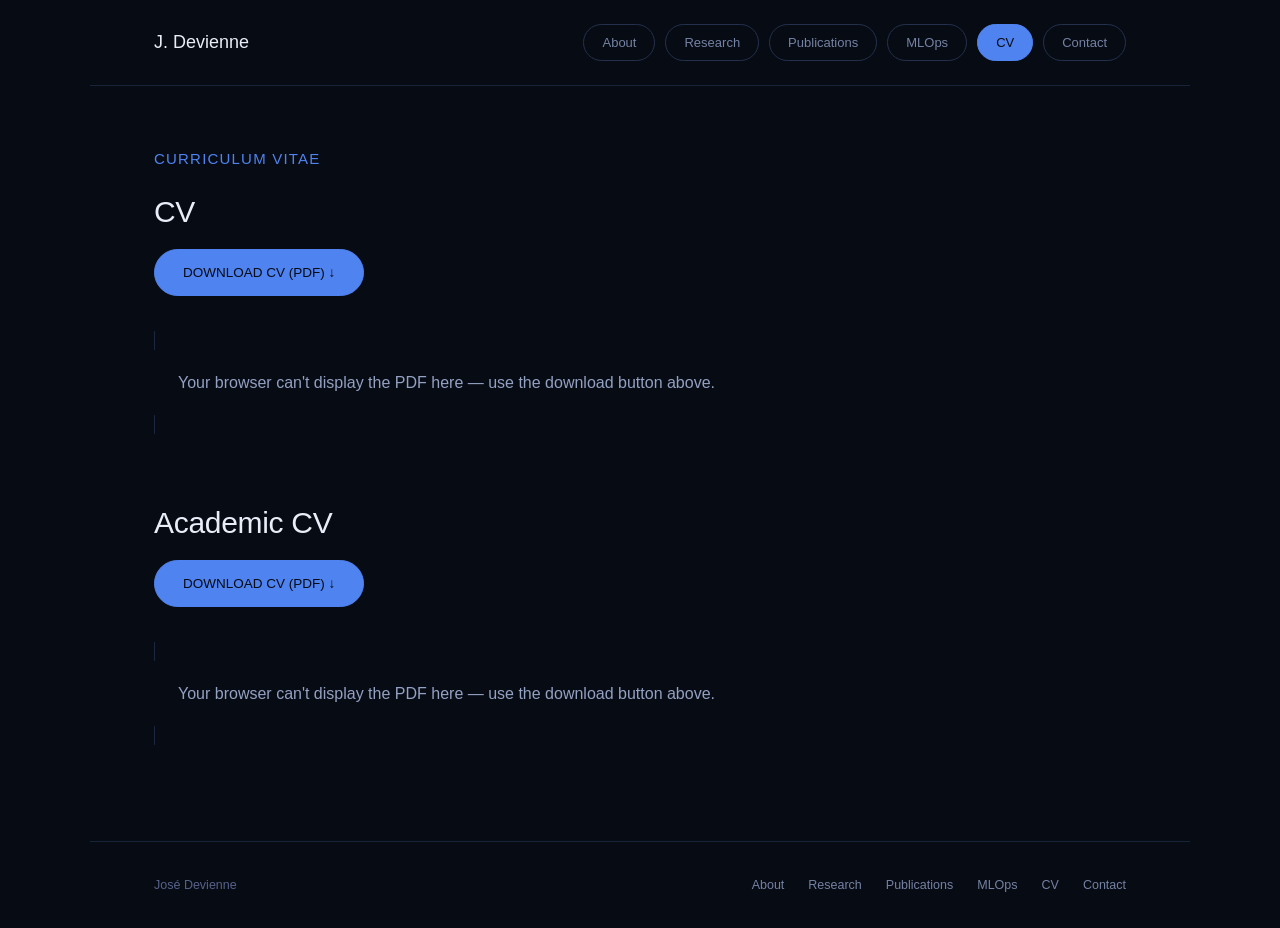
<file: cv.html>
<!DOCTYPE html>
<html lang="en">
<head>
<meta charset="UTF-8">
<meta name="viewport" content="width=device-width, initial-scale=1">
<title>José Devienne - CV</title>
<link rel="stylesheet" href="style.css">
</head>
<body>
<div class="wrap">

  <nav>
    <a class="brand" href="index.html">J. Devienne</a>
    <div class="tabs">
      <a href="about.html">About</a>
      <a href="research.html">Research</a>
      <a href="publications.html">Publications</a>
      <a href="mlops.html">MLOps</a>
      <a class="active" href="cv.html">CV</a>
      <a href="contact.html">Contact</a>
    </div>
  </nav>

  <section class="cvpage">
    <span class="label">CURRICULUM VITAE</span>

    <div class="cv-block">
      <h2 class="cv-heading">CV</h2>
      <div class="btn-row">
        <a class="btn solid" href="assets/cv2.pdf" target="_blank">DOWNLOAD CV (PDF) ↓</a>
      </div>
      <object data="assets/cv.pdf" type="application/pdf" class="cv-embed">
        <p class="cv-fallback">Your browser can't display the PDF here — use the download button above.</p>
      </object>
    </div>

    <div class="cv-block">
      <h2 class="cv-heading">Academic CV</h2>
      <div class="btn-row">
        <a class="btn solid" href="assets/cv.pdf" target="_blank">DOWNLOAD CV (PDF) ↓</a>
      </div>
      <object data="assets/academic.pdf" type="application/pdf" class="cv-embed">
        <p class="cv-fallback">Your browser can't display the PDF here — use the download button above.</p>
      </object>
    </div>
  </section>

  <footer>
    <div>José Devienne</div>
    <div class="foot-links">
      <a href="about.html">About</a>
      <a href="research.html">Research</a>
      <a href="publications.html">Publications</a>
      <a href="mlops.html">MLOps</a>
      <a href="cv.html">CV</a>
      <a href="contact.html">Contact</a>
    </div>
  </footer>

</div>
</body>
</html>
</file>
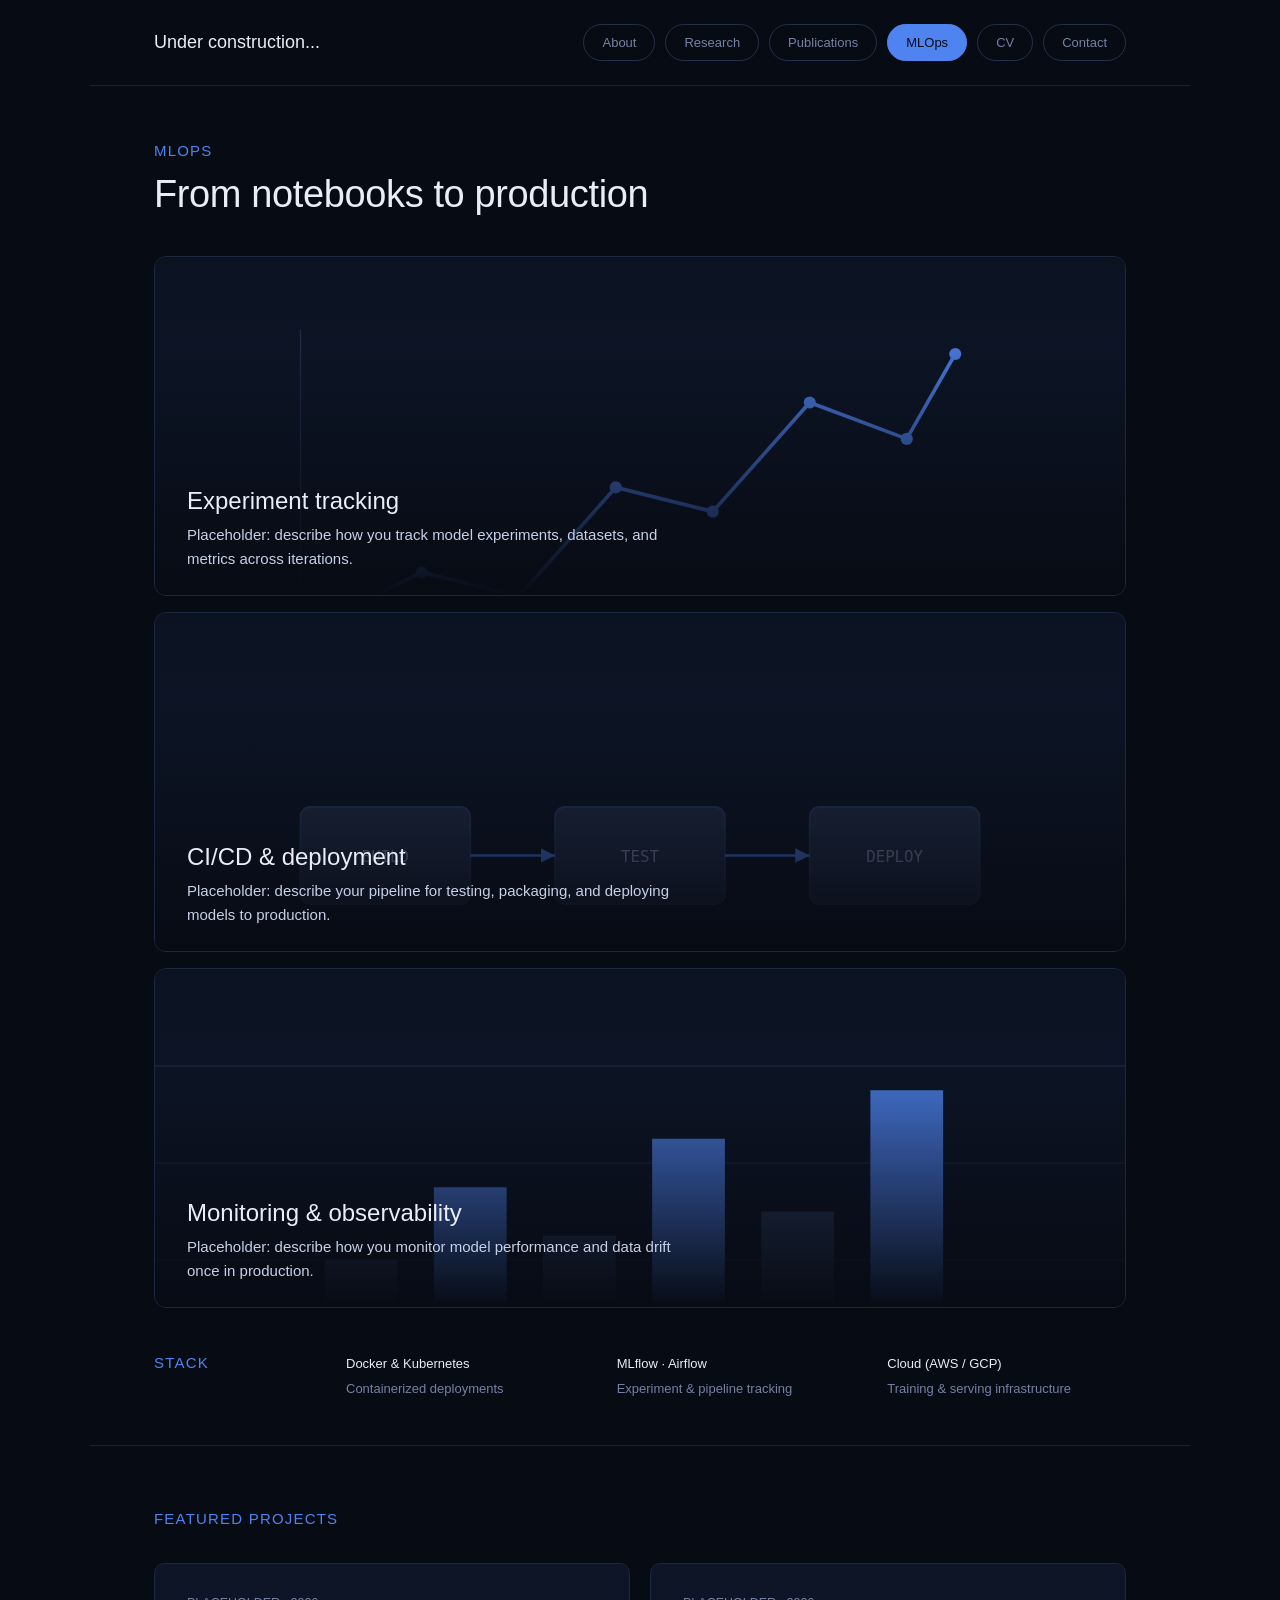
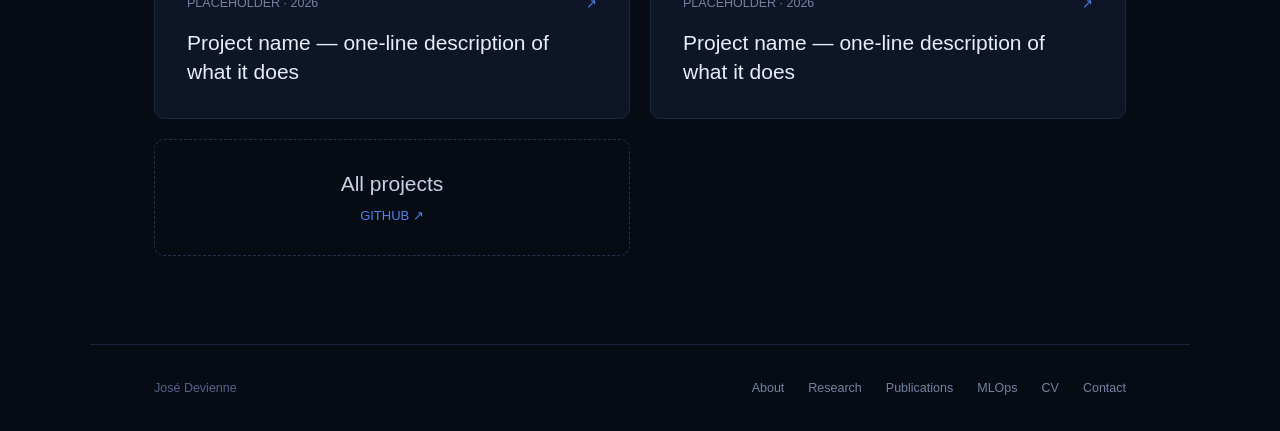
<file: mlops.html>
<!DOCTYPE html>
<html lang="en">
<head>
<meta charset="UTF-8">
<meta name="viewport" content="width=device-width, initial-scale=1">
<title>MLOps</title>
<link rel="stylesheet" href="style.css">
</head>
<body>
<div class="wrap">

  <nav>
    <a class="brand" href="index.html">Under construction... </a>
    <div class="tabs">
      <a href="about.html">About</a>
      <a href="research.html">Research</a>
      <a href="publications.html">Publications</a>
      <a class="active" href="mlops.html">MLOps</a>
      <a href="cv.html">CV</a>
      <a href="contact.html">Contact</a>
    </div>
  </nav>

  <section class="approach">
    <span class="label">MLOPS</span>
    <h2>From notebooks to production</h2>

    <!-- Placeholder panels — replace with your own ML/MLOps project highlights -->
    <div class="panels">
      <div class="panel">
        <img src="assets/figures/mlops-tracking.svg" alt="Placeholder figure: experiment tracking">
        <div class="shade"></div>
        <div class="cap">
          <h3>Experiment tracking</h3>
          <p>Placeholder: describe how you track model experiments, datasets, and metrics across iterations.</p>
        </div>
      </div>
      <div class="panel">
        <img src="assets/figures/mlops-deploy.svg" alt="Placeholder figure: CI/CD deployment pipeline">
        <div class="shade"></div>
        <div class="cap">
          <h3>CI/CD &amp; deployment</h3>
          <p>Placeholder: describe your pipeline for testing, packaging, and deploying models to production.</p>
        </div>
      </div>
      <div class="panel">
        <img src="assets/figures/mlops-monitor.svg" alt="Placeholder figure: monitoring dashboard">
        <div class="shade"></div>
        <div class="cap">
          <h3>Monitoring &amp; observability</h3>
          <p>Placeholder: describe how you monitor model performance and data drift once in production.</p>
        </div>
      </div>
    </div>

    <!-- Placeholder stack strip — replace with your own tools -->
    <div class="methods">
      <span class="label" style="font-size: 15px;">STACK</span>
      <div>Docker &amp; Kubernetes<br><span class="sub">Containerized deployments</span></div>
      <div>MLflow · Airflow<br><span class="sub">Experiment &amp; pipeline tracking</span></div>
      <div>Cloud (AWS / GCP)<br><span class="sub">Training &amp; serving infrastructure</span></div>
    </div>
  </section>

  <section class="research">
    <span class="label">FEATURED PROJECTS</span>
    <div class="cards">
      <!-- Placeholder project cards — replace href/text with your real projects -->
      <a class="card" href="#" target="_blank" rel="noopener">
        <div class="meta"><span class="src">PLACEHOLDER · 2026</span><span class="arrow">↗</span></div>
        <div class="title">Project name — one-line description of what it does</div>
      </a>
      <a class="card" href="#" target="_blank" rel="noopener">
        <div class="meta"><span class="src">PLACEHOLDER · 2026</span><span class="arrow">↗</span></div>
        <div class="title">Project name — one-line description of what it does</div>
      </a>
      <a class="card all" href="https://github.com/devienne" target="_blank" rel="noopener">
        <div class="t">All projects</div>
        <div class="s">GITHUB ↗</div>
      </a>
    </div>
  </section>

  <footer>
    <div>José Devienne</div>
    <div class="foot-links">
      <a href="about.html">About</a>
      <a href="research.html">Research</a>
      <a href="publications.html">Publications</a>
      <a href="mlops.html">MLOps</a>
      <a href="cv.html">CV</a>
      <a href="contact.html">Contact</a>
    </div>
  </footer>

</div>
</body>
</html>
</file>
<file: style.css>
/* ============================================================
   Fonts — Arial everywhere (both the --mono and --sans slots point
   at the same stack now, so labels/nav and headings/body all render
   in Arial; the two variable names are kept so the rest of the
   stylesheet doesn't need to change).
   ============================================================ */

:root {
  /* dark blue palette */
  --bg: #070b14;
  --ink: #e8edf7;
  --ink-soft: #c7d1e6;
  --ink-mute: #93a1c2;
  --ink-dim: #7482a3;
  --ink-faint: #57628a;
  --accent: #4f83f0;
  --accent-soft: #b9d3ff;
  --line: #182238;
  --line-card: #1c2740;
  --line-pill: #24304c;
  --card: #0d1526;

  --mono: Arial, Helvetica, sans-serif;
  --sans: Arial, Helvetica, sans-serif;
  --pad: clamp(20px, 5vw, 64px);
}

* { margin: 0; padding: 0; box-sizing: border-box; }

body {
  background: var(--bg);
  color: var(--ink);
  font-family: var(--sans);
}

img { max-width: 100%; height: auto; display: block; }
a { color: var(--accent); }
a:hover { color: var(--accent-soft); }

.wrap { width: 100%; max-width: 1100px; margin: 0 auto; }

.label {
  font-family: var(--mono);
  font-size: 15px;
  letter-spacing: 0.08em;
  color: var(--accent);
  display: block;
}

/* ============================================================
   Nav — brand pinned left, tabs pinned right (space-between)
   ============================================================ */
nav {
  display: flex;
  justify-content: space-between;
  align-items: center;
  gap: 16px 20px;
  flex-wrap: wrap;
  padding: 24px var(--pad);
  border-bottom: 1px solid var(--line);
}

.brand {
  font-family: var(--mono);
  font-size: 18px;
  color: var(--ink);
  text-decoration: none;
}
.brand:hover { color: var(--accent-soft); }

.tabs {
  display: flex;
  flex-wrap: wrap;
  gap: 10px;
  font-family: var(--mono);
  font-size: 13px;
}

.tabs a {
  color: var(--ink-dim);
  text-decoration: none;
  padding: 10px 18px;
  border: 1px solid var(--line-pill);
  border-radius: 999px;
  transition: color 0.15s, border-color 0.15s, background 0.15s;
}
.tabs a:hover { color: var(--accent-soft); border-color: var(--accent); }
.tabs a.active {
  color: var(--bg);
  background: var(--accent);
  border-color: var(--accent);
  font-weight: 500;
}

/* ============================================================
   About / home page
   ============================================================ */
.about {
  padding: 88px var(--pad);
  display: grid;
  grid-template-columns: 280px 1fr;
  gap: 56px;
  align-items: start;
}
.about .lede {
  font-size: 16px;
  line-height: 1.6;
  font-weight: 400;
  margin: 0 0 40px;
  color: var(--ink-soft);
}
.about .label { margin-bottom: 20px; }

/* Inline links inside intro-style paragraphs read as plain text —
   no color change, no underline — but stay clickable. */
.lede a { color: var(--accent); text-decoration: none; }
.lede a:hover { color: var(--accent-soft); }

/* "What's going on" — clickable dated updates, each opening the
   shared modal (same component the Research panels use). */
.updates-list {
  list-style: none;
  margin: 0 0 8px;
  padding: 0;
  display: flex;
  flex-direction: column;
  gap: 16px;
}
.update-item {
  display: block;
  width: 100%;
  text-align: left;
  background: none;
  border: none;
  padding: 0;
  font-family: var(--sans);
  font-size: 16px;
  line-height: 1.6;
  color: var(--ink-soft);
  cursor: pointer;
  transition: color 0.15s;
}
.update-item:hover, .update-item:focus-visible { color: var(--accent-soft); }
.update-item:focus-visible { outline: 2px solid var(--accent); outline-offset: 4px; }
.update-item .date {
  font-family: var(--mono);
  font-size: 13px;
  color: var(--accent);
  margin-right: 8px;
}

/* "More" — opens a modal listing every update (the full archive);
   each entry in that list is itself a .update-item, so clicking one
   swaps the modal from the list view to that story's detail view. */
.update-more {
  display: block;
  background: none;
  border: none;
  padding: 0;
  font-family: var(--mono);
  font-size: 13px;
  letter-spacing: 0.05em;
  color: var(--accent);
  cursor: pointer;
  transition: color 0.15s;
}
.update-more:hover, .update-more:focus-visible { color: var(--accent-soft); }
.update-more:focus-visible { outline: 2px solid var(--accent); outline-offset: 4px; }

.history {
  display: flex;
  flex-wrap: wrap;
  gap: 32px 64px;
  margin-top: 32px;
}
.hist-group { font-family: var(--mono); font-size: 13px; }
.hist-group .k { color: var(--ink-dim); margin-bottom: 10px; }
.hist-list { list-style: none; display: flex; flex-direction: column; gap: 12px; }
.hist-list li { line-height: 1.6; }
.hist-list .role { color: var(--ink); font-weight: 500; }
.hist-list .sub { display: block; color: var(--ink-dim); }
.hist-list .sub a { color: var(--accent); text-decoration: none; }
.hist-list .sub a:hover { color: var(--accent-soft); }
.about figure { margin: 0; }
.about figure img {
  width: 100%;
  height: 360px;
  object-fit: cover;
  border-radius: 14px;
  display: block;
}

/* ============================================================
   About page (bio + education) — two columns, no photo column
   ============================================================ */
.bio {
  padding: 88px var(--pad);
  display: grid;
  grid-template-columns: 160px 1fr;
  gap: 56px;
  align-items: start;
}
.bio .label { padding-top: 8px; }
.bio .lede {
  font-size: 16px;
  line-height: 1.6;
  font-weight: 400;
  margin: 0 0 32px;
  color: var(--ink-soft);
}
.bio p + p { margin-top: 16px; }

/* ============================================================
   Timeline — sits between the bio text and the education list.
   An SVG draws the curve/markers/stems (decorative); HTML buttons
   are absolutely positioned over it to stay clickable/keyboard-
   accessible. Positions are hand-tuned to the viewBox below, so if
   the curve path changes, nudge the .timeline-point offsets too.
   ============================================================ */
.timeline {
  position: relative;
  width: 100%;
  height: 220px;
  margin: 16px 0 48px;
}
.timeline-curve { position: absolute; inset: 0; width: 100%; height: 100%; }
.timeline-curve .curve { fill: none; stroke: var(--line-pill); stroke-width: 2; }
.timeline-curve .stem { stroke: var(--line-pill); stroke-width: 1.5; stroke-dasharray: 3 4; }
.timeline-curve .marker { fill: var(--accent); }
.timeline-point {
  position: absolute;
  transform: translateX(-50%);
  width: 170px;
  background: none;
  border: none;
  padding: 0;
  font-family: var(--mono);
  font-size: 12.5px;
  line-height: 1.5;
  color: var(--ink-soft);
  text-align: center;
  cursor: pointer;
  transition: color 0.15s;
}
.timeline-point:hover, .timeline-point:focus-visible { color: var(--accent-soft); }
.timeline-point:focus-visible { outline: 2px solid var(--accent); outline-offset: 4px; }
.timeline-point-1 { left: 16.7%; top: 6px; }
.timeline-point-2 { left: 50%; top: 180px; }
.timeline-point-3 { left: 83.3%; top: 6px; }

@media (max-width: 1023px) {
  .bio {
    grid-template-columns: 1fr;
    gap: 32px;
    padding-top: 64px;
    padding-bottom: 64px;
  }
  .bio .label { padding-top: 0; }
}

@media (max-width: 1023px) {
  .about {
    grid-template-columns: 1fr;
    gap: 32px;
    padding-top: 64px;
    padding-bottom: 64px;
  }
}

/* ============================================================
   Research page — approach panels
   ============================================================ */
.approach > .label { display: block; padding: 56px var(--pad) 0; }
.approach h2 {
  font-size: clamp(26px, 3vw, 38px);
  font-weight: 500;
  letter-spacing: -0.01em;
  padding: 14px var(--pad) 40px;
}
.panels {
  display: flex;
  flex-direction: column;
  gap: 16px;
  padding: 0 var(--pad);
}
.panel {
  position: relative;
  height: 340px;
  overflow: hidden;
  border-radius: 12px;
  background: var(--card);
  border: 1px solid var(--line-card);
  cursor: pointer;
  transition: border-color 0.15s;
}
.panel:hover, .panel:focus-visible { border-color: var(--accent); }
.panel:focus-visible { outline: 2px solid var(--accent); outline-offset: 3px; }
.panel img {
  position: absolute;
  inset: 0;
  width: 100%;
  height: 100%;
  object-fit: cover;
  object-position: top;
}
.panel .shade {
  position: absolute;
  inset: 0;
  background: linear-gradient(180deg, rgba(7,11,20,0.3) 0%, rgba(7,11,20,0.1) 25%, rgba(7,11,20,1) 100%);
}
.panel .cap {
  position: absolute;
  left: clamp(20px, 2.5vw, 36px);
  right: clamp(20px, 2.5vw, 36px);
  bottom: 24px;
}
.panel .cap h3 { font-size: clamp(19px, 2.1vw, 24px); font-weight: 500; }
.panel .cap p { font-size: 15px; line-height: 1.6; color: var(--ink-soft); margin-top: 8px; max-width: 60ch; }

/* methods strip (placeholder techniques, in place of reference's "missions") */
.methods {
  display: grid;
  grid-template-columns: 160px repeat(3, 1fr);
  gap: 32px;
  padding: 44px var(--pad);
  border-bottom: 1px solid var(--line);
  align-items: baseline;
}
.methods div { font-family: var(--mono); font-size: 13px; line-height: 1.9; }
.methods .sub { color: var(--ink-dim); }

@media (max-width: 1023px) {
  .methods { grid-template-columns: 1fr 1fr; }
}
@media (max-width: 767px) {
  .panel { height: 300px; }
  .methods { grid-template-columns: 1fr; gap: 20px; }
}

/* ============================================================
   Research page — selected publications cards
   ============================================================ */
.research { padding: 64px var(--pad) 88px; }
.research .label { display: block; margin-bottom: 36px; }
.cards {
  display: grid;
  grid-template-columns: repeat(2, 1fr);
  gap: 20px;
}
.card {
  text-decoration: none;
  color: inherit;
  background: var(--card);
  border: 1px solid var(--line-card);
  border-radius: 10px;
  padding: 32px;
  display: block;
  transition: border-color 0.15s;
}
.card:hover { border-color: var(--accent); color: inherit; }
.card .meta {
  display: flex;
  justify-content: space-between;
  gap: 12px;
  margin-bottom: 18px;
  font-family: var(--mono);
  font-size: 12.5px;
}
.card .meta .src { color: var(--ink-dim); }
.card .meta .arrow { color: var(--accent); }
.card .title { font-size: clamp(18px, 1.8vw, 21px); line-height: 1.35; font-weight: 500; }

.card.all {
  background: transparent;
  border-style: dashed;
  border-color: var(--line-pill);
  display: flex;
  flex-direction: column;
  justify-content: center;
  align-items: center;
  gap: 12px;
}
.card.all:hover { border-color: var(--accent); }
.card.all .t { font-size: 21px; font-weight: 500; color: var(--ink-soft); }
.card.all .s { font-family: var(--mono); font-size: 13px; color: var(--accent); }

@media (max-width: 767px) {
  .cards { grid-template-columns: 1fr; }
}

/* ============================================================
   Publications page
   ============================================================ */
.pubs { padding: 64px var(--pad) 96px; }
/* Two .pubs sections stack directly on the Publications page (main list,
   then Conference & Symposium Abstracts) — tighten the gap between them. */
.pubs:has(+ .pubs) { padding-bottom: 24px; }
.pubs + .pubs { padding-top: 24px; }
.pubs > .label { display: block; margin-bottom: 32px; }
.pub-group { margin-bottom: 48px; }
.pub-group:last-child { margin-bottom: 0; }
.pub-group .k {
  display: block;
  font-family: var(--mono);
  font-size: 13px;
  letter-spacing: 0.08em;
  color: var(--ink-dim);
  margin-bottom: 16px;
}
.pub-list { list-style: none; padding: 0; display: flex; flex-direction: column; gap: 16px; }
.pub-list li { font-size: 15px; line-height: 1.7; color: var(--ink-soft); }
.pub-list li strong { color: var(--ink); font-weight: 600; }
.pub-list .venue { font-style: italic; }
.pub-list a { color: var(--accent); text-decoration: none; }
.pub-list a:hover { color: var(--accent-soft); }
.pub-list li.placeholder { color: var(--ink-dim); font-style: italic; }
.pub-list li.placeholder strong { color: var(--ink-dim); }

/* ============================================================
   CV page
   ============================================================ */
.cvpage { padding: 64px var(--pad) 96px; }
.cvpage .label { display: block; margin-bottom: 28px; }
.cv-block + .cv-block { margin-top: 72px; }
.cv-heading {
  font-size: clamp(22px, 2.4vw, 30px);
  font-weight: 500;
  letter-spacing: -0.01em;
  margin-bottom: 20px;
}
.cvpage .btn-row { display: flex; flex-wrap: wrap; gap: 14px; margin-bottom: 36px; }
.btn {
  display: inline-flex;
  align-items: center;
  gap: 12px;
  font-family: var(--mono);
  font-size: 13.5px;
  text-decoration: none;
  border-radius: 999px;
  padding: 15px 28px;
  transition: color 0.15s, border-color 0.15s, background 0.15s;
}
.btn.solid {
  background: var(--accent);
  border: 1px solid var(--accent);
  color: var(--bg);
  font-weight: 500;
}
.btn.solid:hover { background: var(--accent-soft); border-color: var(--accent-soft); color: var(--bg); }
.cv-embed { width: 100%; height: 84vh; border: 1px solid var(--line-card); border-radius: 10px; }
.cv-fallback { font-size: 16px; color: var(--ink-mute); padding: 24px; }

/* ============================================================
   Contact page
   ============================================================ */
.contact { padding: 80px var(--pad); }
.contact .label { display: block; margin-bottom: 24px; }

/* Pill buttons — used on the Contact page and below the intro text
   on the home page (Email / GitHub / LinkedIn / Google Scholar) */
.pills-label {
  display: block;
  font-family: var(--mono);
  font-size: 15px;
  letter-spacing: 0.08em;
  color: var(--accent);
  margin-top: 40px;
  margin-bottom: 16px;
}
.pills { display: flex; flex-wrap: wrap; gap: 14px; }
.pills-label + .pills { margin-top: 0; }
.pill {
  display: inline-flex;
  align-items: center;
  gap: 12px;
  border: 1px solid var(--line-pill);
  border-radius: 999px;
  padding: 14px 26px;
  font-family: var(--mono);
  font-size: 13px;
  color: var(--ink);
  text-decoration: none;
  transition: border-color 0.15s, color 0.15s;
}
.pill:hover { border-color: var(--accent); color: var(--accent-soft); }

/* Address + map — Contact page only. "ADDRESS" and "CONTACT" are both
   .contact .label kickers, ADDRESS first, CONTACT (with the pills) below. */
.contact address {
  font-style: normal;
  font-family: var(--mono);
  font-size: 14px;
  line-height: 1.8;
  color: var(--ink-soft);
}
.map-embed {
  margin-top: 24px;
  border-radius: 12px;
  overflow: hidden;
  border: 1px solid var(--line-card);
}
.map-embed iframe {
  display: block;
  width: 100%;
  height: 320px;
  border: 0;
}
.map-embed + .label { margin-top: 56px; }

/* ============================================================
   Footer
   ============================================================ */
footer {
  padding: 36px var(--pad);
  border-top: 1px solid var(--line);
  display: flex;
  justify-content: space-between;
  align-items: center;
  gap: 14px 32px;
  flex-wrap: wrap;
  font-family: var(--mono);
  font-size: 12.5px;
  color: var(--ink-faint);
}
footer .foot-links { display: flex; flex-wrap: wrap; gap: 8px 24px; }
footer a { color: var(--ink-dim); text-decoration: none; }
footer a:hover { color: var(--accent-soft); }

@media (max-width: 767px) {
  nav { justify-content: center; text-align: center; }
  .tabs { justify-content: center; }
  .tabs a { padding: 8px 14px; }
  footer { justify-content: center; text-align: center; }
}

/* ============================================================
   Modal — placeholder popup opened by clicking a panel.
   Content is filled in by script.js from a matching <template>,
   so the markup/text/figures can be swapped in later per panel.
   ============================================================ */
.modal-overlay {
  position: fixed;
  inset: 0;
  background: rgba(7, 11, 20, 0.75);
  display: flex;
  align-items: center;
  justify-content: center;
  padding: 24px;
  z-index: 100;
}
.modal-overlay[hidden] { display: none; }
.modal {
  position: relative;
  width: 100%;
  max-width: 1040px;
  max-height: 90vh;
  overflow-y: auto;
  background: var(--card);
  border: 1px solid var(--line-card);
  border-radius: 14px;
  padding: 56px 48px 48px;
}
.modal-close {
  position: absolute;
  top: 16px;
  right: 16px;
  width: 36px;
  height: 36px;
  display: flex;
  align-items: center;
  justify-content: center;
  background: none;
  border: 1px solid var(--line-pill);
  border-radius: 999px;
  color: var(--ink);
  font-size: 18px;
  line-height: 1;
  cursor: pointer;
  transition: border-color 0.15s, color 0.15s;
}
.modal-close:hover { border-color: var(--accent); color: var(--accent-soft); }
.modal-body h3 {
  font-size: clamp(22px, 2.6vw, 30px);
  font-weight: 500;
  margin-bottom: 18px;
  padding-right: 40px;
}
.modal-body p { font-size: 16px; line-height: 1.7; color: var(--ink-soft); margin-bottom: 14px; }
.modal-figures {
  display: grid;
  grid-template-columns: repeat(auto-fit, minmax(320px, 1fr));
  gap: 16px;
  margin-top: 24px;
}
/* Smaller variant — figures cap out at 200px instead of stretching to
   fill the row, and stay centered whether there's one image or several. */
.modal-figures--sm {
  grid-template-columns: repeat(auto-fit, minmax(140px, 200px));
  justify-content: center;
}
/* Standard grid for every update's figures — 3 columns (wraps to 2 rows
   for up to 6 photos), used regardless of how many images a post has.
   Every cell is the same size no matter the photo's native aspect ratio,
   via a fixed aspect-ratio + object-fit: cover on the images. */
.modal-figures--grid3 { grid-template-columns: repeat(3, 1fr); }
.modal-figures--grid3 img {
  aspect-ratio: 4 / 3;
  object-fit: cover;
}
@media (max-width: 640px) {
  .modal-figures--grid3 { grid-template-columns: repeat(2, 1fr); }
}
.modal-figures img {
  width: 100%;
  height: auto;
  border-radius: 8px;
  border: 1px solid var(--line-card);
  cursor: zoom-in;
  transition: border-color 0.15s;
}
.modal-figures img:hover { border-color: var(--accent); }

/* ============================================================
   Lightbox — click a figure inside the modal to view it larger.
   Stacks above the modal (higher z-index); Escape/click-outside
   closes just the lightbox, not the modal underneath.
   ============================================================ */
.lightbox-overlay {
  position: fixed;
  inset: 0;
  background: rgba(2, 4, 9, 0.9);
  display: flex;
  align-items: center;
  justify-content: center;
  padding: 32px;
  z-index: 200;
}
.lightbox-overlay[hidden] { display: none; }
.lightbox-overlay img {
  max-width: 92vw;
  max-height: 88vh;
  border-radius: 10px;
  border: 1px solid var(--line-card);
}
.lightbox-close {
  position: fixed;
  top: 20px;
  right: 24px;
  width: 40px;
  height: 40px;
  display: flex;
  align-items: center;
  justify-content: center;
  background: none;
  border: 1px solid var(--line-pill);
  border-radius: 999px;
  color: var(--ink);
  font-size: 20px;
  line-height: 1;
  cursor: pointer;
  transition: border-color 0.15s, color 0.15s;
}
.lightbox-close:hover { border-color: var(--accent); color: var(--accent-soft); }

/* Prev/next — step through the other figures in the same .modal-figures
   group. Hidden by script.js when a group only has one image. */
.lightbox-nav {
  position: fixed;
  top: 50%;
  transform: translateY(-50%);
  width: 44px;
  height: 44px;
  display: flex;
  align-items: center;
  justify-content: center;
  background: none;
  border: 1px solid var(--line-pill);
  border-radius: 999px;
  color: var(--ink);
  font-size: 22px;
  line-height: 1;
  cursor: pointer;
  transition: border-color 0.15s, color 0.15s;
}
.lightbox-nav:hover { border-color: var(--accent); color: var(--accent-soft); }
.lightbox-nav[hidden] { display: none; }
.lightbox-prev { left: 20px; }
.lightbox-next { right: 20px; }

/* Modal prev/next — step between updates, in the same order as the
   #modal-all-updates archive list. script.js hides these when the open
   template isn't part of that sequence (e.g. the archive list itself). */
.modal-nav {
  position: fixed;
  top: 50%;
  transform: translateY(-50%);
  width: 44px;
  height: 44px;
  display: flex;
  align-items: center;
  justify-content: center;
  background: none;
  border: 1px solid var(--line-pill);
  border-radius: 999px;
  color: var(--ink);
  font-size: 22px;
  line-height: 1;
  cursor: pointer;
  transition: border-color 0.15s, color 0.15s;
  /* .modal-overlay has z-index: 100 and lives in the DOM after these
     buttons — without this they'd render behind its dark backdrop. */
  z-index: 110;
}
.modal-nav:hover { border-color: var(--accent); color: var(--accent-soft); }
.modal-nav[hidden] { display: none; }
.modal-prev { left: 20px; }
.modal-next { right: 20px; }
</file>
